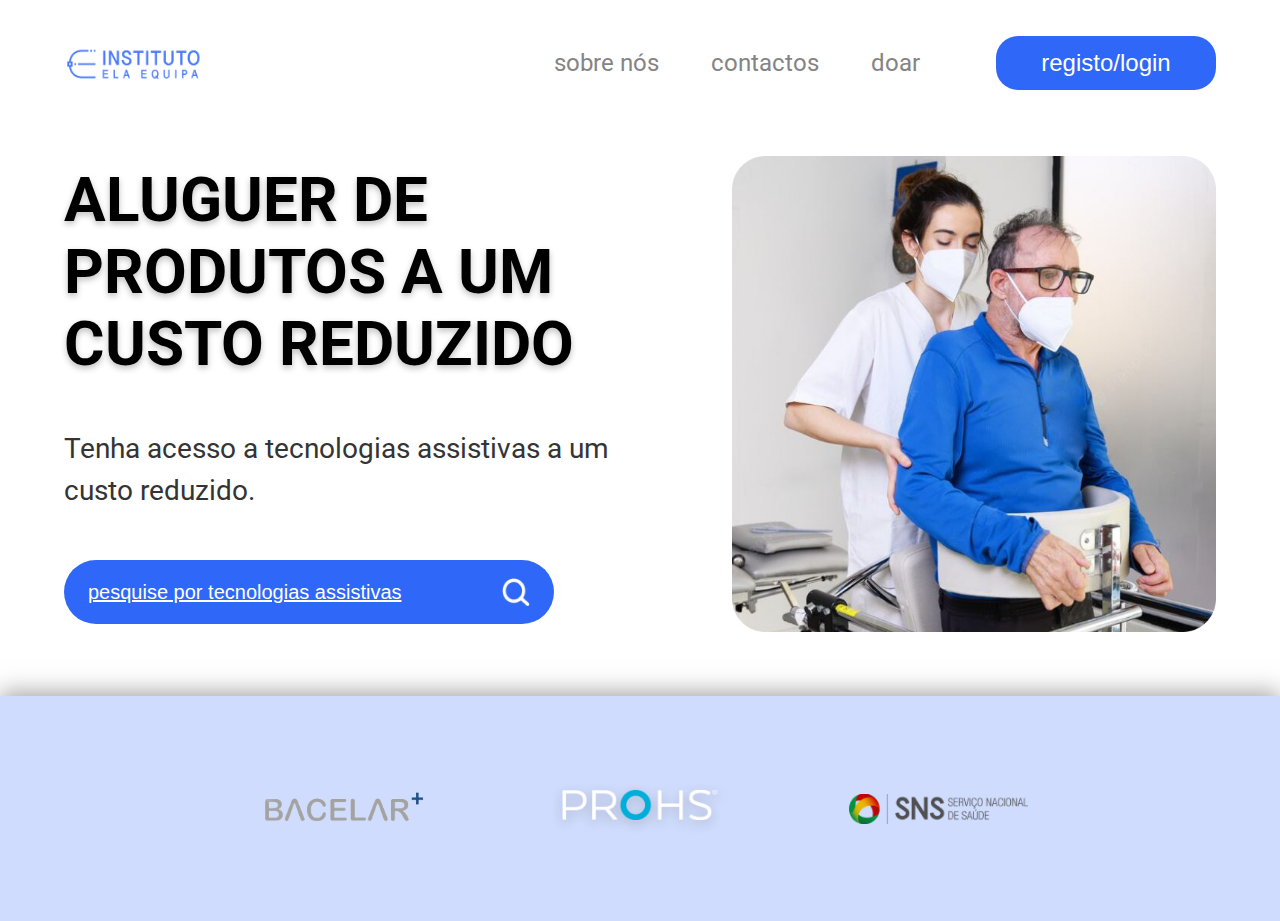
<file: index.html>
<!DOCTYPE html>
<html lang="pt">
<head>
    <meta charset="UTF-8">
    <meta name="viewport" content="width=device-width, initial-scale=1.0">
    <link rel="stylesheet" href="styles.css">
    <title>Instituto ELA Equipa</title>
</head>

<body>
    <header>
        <div>
            <a href="./index.html"><img src="./img/logo.png" alt="logo Instituto ELA Equipa"></a>
        
            <nav>
                <a href="./about.html">Sobre nós</a>
                <a href="./contacts.html">Contactos</a>
                <a href="./donate.html">Doar</a>
                <button id="login" class="primary">Registo/Login</button>
            </nav>

        </div>
        
    </header>


    <section id="landing">
        <div>
            <h1>Aluguer de produtos a um custo reduzido</h1>
            <h2>Tenha acesso a tecnologias assistivas a um <br> custo reduzido.</h2>
        
            <button onclick="window.location.href='./search.html'">
                Pesquise por tecnologias assistivas
                <img src="./img/search_icon.png" alt="ícone de pesquisa">
            </button>
        </div>
        
        <img src="./img/landing_image.png" alt="enfermeira presta ajuda um senhor a colocar-se de pé com apoio de uma tecnologia assistiva">

    </section>

    <footer>
        <div>
            <img src="./img/apoio1.png" alt="Bacelar - entidade apoiante">
            <img src="./img/apoio2.png" alt="PROHS - entidade apoiante">
            <img src="./img/apoio3.png" alt="SNS - entidade apoiante">
        </div>
    </footer>
</body>
</file>
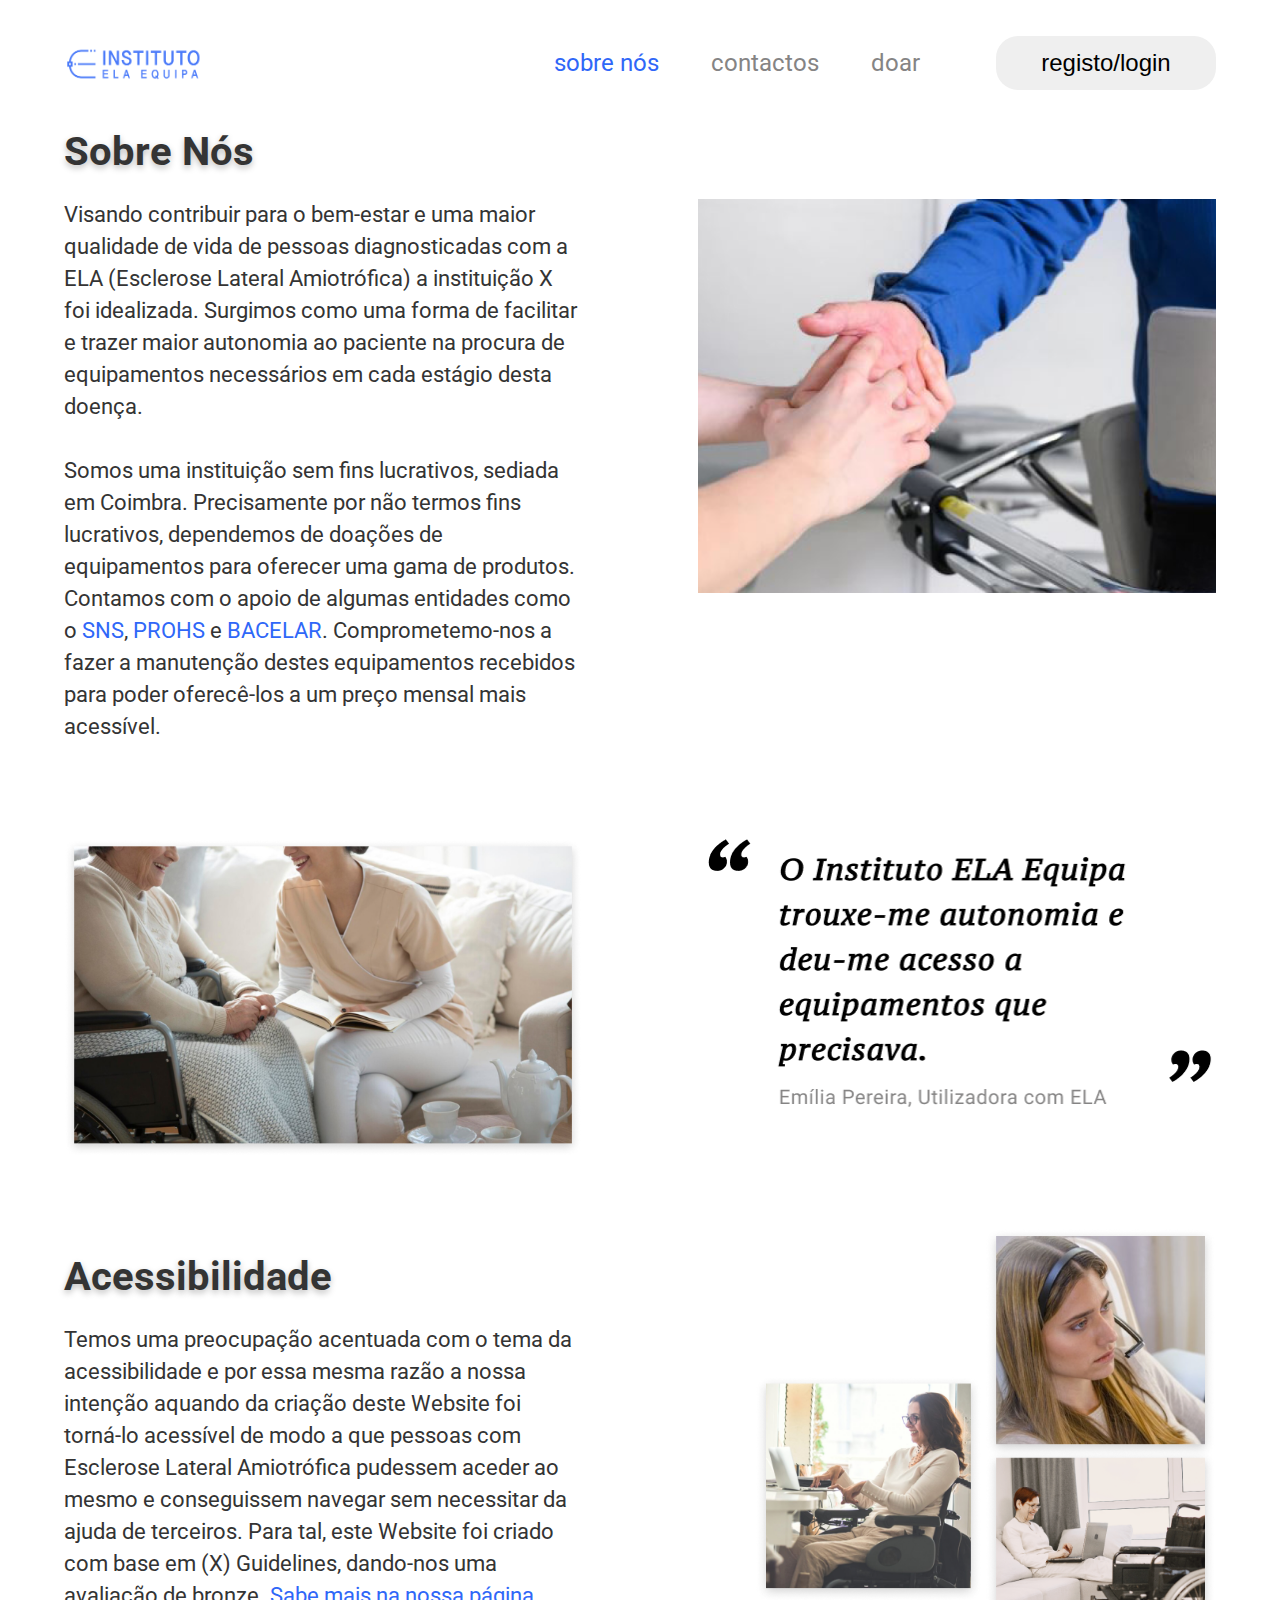
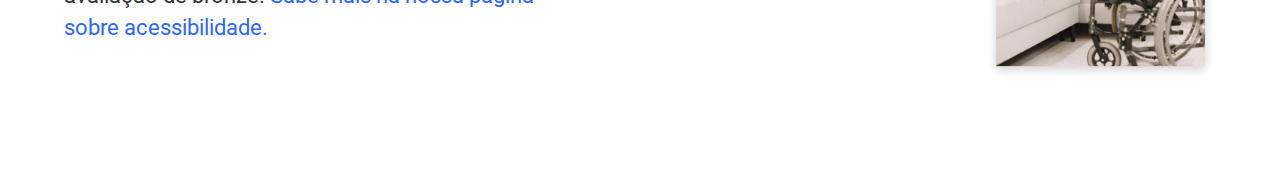
<file: about.html>
<!DOCTYPE html>
<html lang="pt">
<head>
    <meta charset="UTF-8">
    <meta name="viewport" content="width=device-width, initial-scale=1.0">
    <link rel="stylesheet" href="styles.css">
    <title>Sobre Nós - Instituto ELA Equipa</title>
</head>

<body>
    <header>
        <a href="./index.html"><img src="./img/logo.png" alt="logo Instituto ELA Equipa"></a>
        
        <nav>
            <a class="current" href="./about.html">Sobre nós</a>
            <a href="./contacts.html">Contactos</a>
            <a href="./donate.html">Doar</a>
            <button id="login">Registo/Login</button>
        </nav>
    </header>

    <section id="about_us">
        <h3>Sobre Nós</h3>

        <div>
            <p>
                Visando contribuir para o bem-estar e uma maior qualidade de vida de pessoas diagnosticadas com a ELA (Esclerose Lateral Amiotrófica) a instituição X foi idealizada. 
                Surgimos como uma forma de facilitar e trazer maior autonomia ao paciente na procura de equipamentos necessários em cada estágio desta doença.
                <br>
                <br>
                Somos uma instituição sem fins lucrativos, sediada em Coimbra. Precisamente por não termos fins lucrativos, dependemos de doações de equipamentos para oferecer uma gama de produtos. 
                Contamos com o apoio de algumas entidades como o <a class="link" href="https://www.sns.gov.pt" target="_blank">SNS</a>, <a class="link" href="https://www.prohs.pt/" target="_blank">PROHS</a> e 
                <a class="link" href="https://www.bacelar.pt" target="_blank">BACELAR</a>. Comprometemo-nos a fazer a manutenção destes equipamentos recebidos para poder oferecê-los a um preço mensal mais acessível.
            </p>
    
            <img src="./img/aboutus1.png">
        </div>

        <div>
            <img src="./img/aboutus2.png">

            <img src="./img/testemunho.png">
        </div>
        
        <h3>Acessibilidade</h3>
        <div>
            <p>
                Temos uma preocupação acentuada com o tema da acessibilidade e por essa mesma razão a nossa intenção aquando da criação deste Website foi torná-lo acessível de modo a que pessoas com Esclerose Lateral 
                Amiotrófica pudessem aceder ao mesmo e conseguissem navegar sem necessitar da ajuda de terceiros. Para tal, este Website foi criado com base em (X) Guidelines, dando-nos uma avaliação de bronze. 
                <a class="link" href="./acessibilidade.html">Sabe mais na nossa página sobre acessibilidade.</a>
            </p>
            <img src="./img/aboutus3.png" style="width: 40%; height: 40%; margin-top: -96px;">
        </div>   
    </section>
</body>
</file>
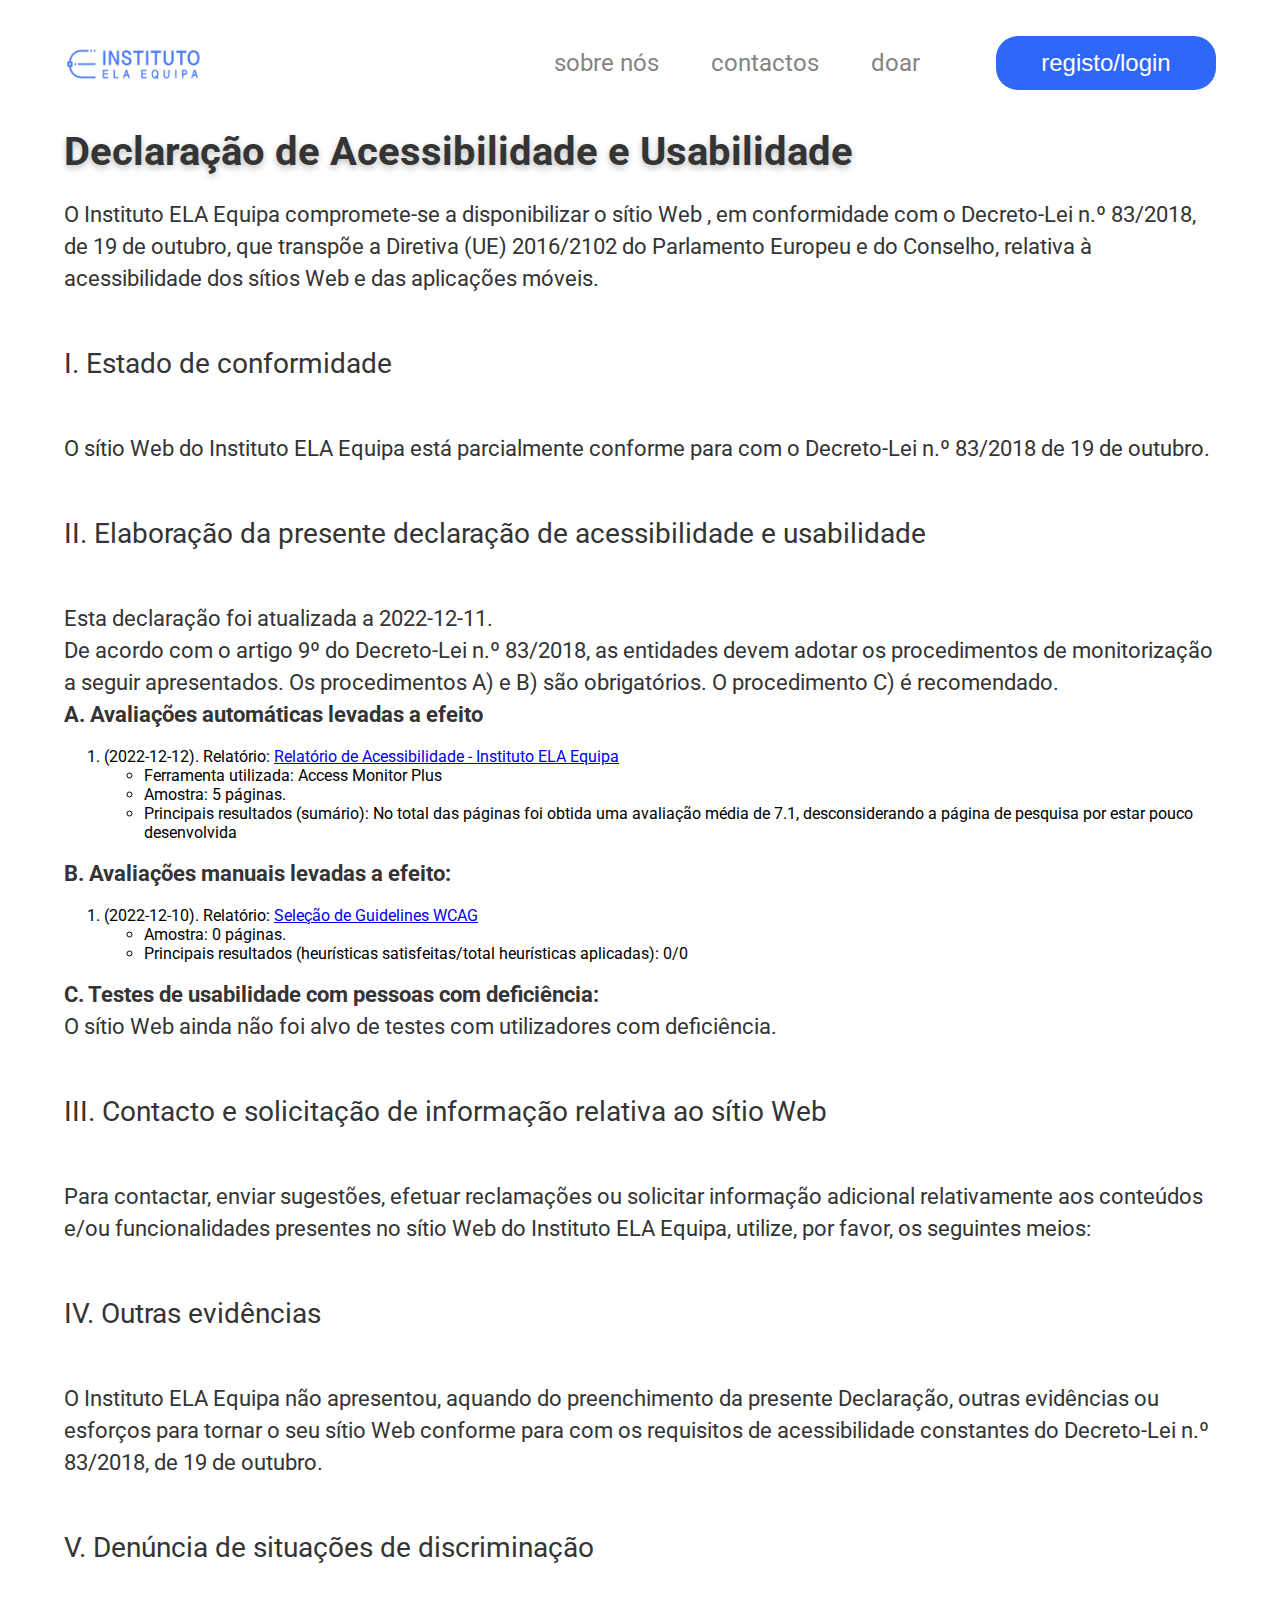
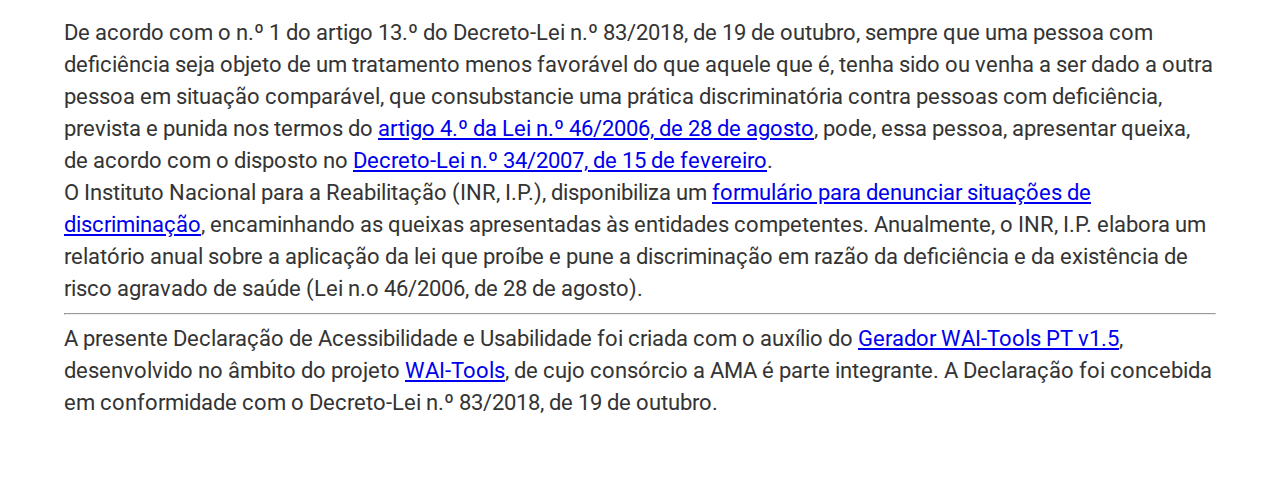
<file: acessibilidade.html>
<!DOCTYPE html>
<html lang="pt">
<head>
    <meta charset="UTF-8">
    <meta name="viewport" content="width=device-width, initial-scale=1.0">
    <link rel="stylesheet" href="styles.css">
    <title>Acessibilidade - Instituto ELA Equipa</title>
</head>

<body>
    <header>
        <a href="./index.html"><img src="./img/logo.png" alt="logo Instituto ELA Equipa"></a>
        
        <nav>
            <a href="./about.html">Sobre nós</a>
            <a href="./contacts.html">Contactos</a>
            <a href="./donate.html">Doar</a>
            <button id="login" class="primary">Registo/Login</button>
        </nav>
    </header>

    <section>
        <h3>Declaração de Acessibilidade e Usabilidade</h3>
        <p>
            <span class="mr mr-e-intro"><span>O</span></span>
            <span class="mr mr-e-name"><span>Instituto ELA Equipa</span></span>
            compromete-se a disponibilizar
            <span class="mr mr-t-type"><span class="target-type">o sítio Web</span></span>
            <a href="https://anasofia28.github.io/adu-als/" class="siteurl"><span class="mr mr-t-desc"><span class="target-name"></span></span></a>, 
            em conformidade com o Decreto-Lei n.º 83/2018, de 19 de
            outubro, que transpõe a Diretiva (UE) 2016/2102 do
            Parlamento Europeu e do Conselho, relativa à
            acessibilidade dos sítios Web e das aplicações móveis.
        </p>
        <h2 id="n1">I. Estado de conformidade</h2>
        <p class="capFL">
            <span class="target-type">O sítio Web</span>
            <a href="https://anasofia28.github.io/adu-als/" class="siteurl"><span class="target-name"></span></a>
            d<span data-printfilter="lowerfirst" class="lowFL">o</span>
            <span>Instituto ELA Equipa</span> está
            <span class="mr mr-conformance-status"><span class="conformance-output">parcialmente conforme</span></span>
            para com o Decreto-Lei n.º 83/2018 de 19 de outubro.
        </p>
        <h2 id="n2">
            II. Elaboração da presente declaração de acessibilidade e
            usabilidade
        </h2>
        <p>
            Esta declaração foi atualizada a
            <span class="mr mr-date"><span>2022-12-11</span></span>.
        </p>
        <p>
            De acordo com o artigo 9º do Decreto-Lei n.º 83/2018, as entidades
            devem adotar os procedimentos de monitorização a seguir
            apresentados. Os procedimentos A) e B) são obrigatórios. O
            procedimento C) é recomendado.
        </p>
        <p>
            <strong>A. Avaliações automáticas levadas a efeito</strong>
        </p>
        <div class="mr mr-automatic-summary"><ol><li>(2022-12-12). Relatório: <a href="https://accessmonitor.acessibilidade.gov.pt/results/https:%2F%2Fanasofia28.github.io%2Fadu-als%2F ">Relatório de Acessibilidade - Instituto ELA Equipa</a><ul><li>Ferramenta utilizada: Access Monitor Plus</li><li>Amostra: 5 páginas.</li><li>Principais resultados (sumário): No total das páginas foi obtida uma avaliação média de 7.1, desconsiderando a página de pesquisa por estar pouco desenvolvida</li></ul></li></ol></div>
        <p>
            <strong>B. Avaliações manuais levadas a efeito:</strong>
        </p>
        <div class="mr mr-manual-summary"><ol><li>(2022-12-10). Relatório: <a target="_blank" href="./guideline_selection.pdf">Seleção de Guidelines WCAG</a><ul><li>Amostra: 0 páginas.</li><li>Principais resultados (heurísticas satisfeitas/total heurísticas aplicadas): 0/0</li></ul></li></ol></div>
        <p>
                <strong>C. Testes de usabilidade com pessoas com
                deficiência:</strong>
        </p>
        <p class="capFL"><span class="target-type">O sítio Web</span> ainda não foi alvo de testes com
                utilizadores com deficiência.
        </p>
        <h2 id="n3">
            III. Contacto e solicitação de informação relativa
            <span class="target-type nType">ao sítio Web</span>
        </h2>
        <p>
            Para contactar, enviar sugestões, efetuar reclamações ou
            solicitar informação adicional relativamente aos conteúdos
            e/ou funcionalidades presentes n<span class="target-type">o sítio Web</span>
            d<span data-printfilter="lowerfirst" class="lowFL">o</span>
            <span>Instituto ELA Equipa</span>, utilize, por
            favor, os seguintes meios:
        </p>
        <h2 id="n4">
            IV. Outras evidências<!-- / esforços para tornar os conteúdos
                            mais acessíveis e mais usáveis-->
        </h2>
        <div></div>
        <p><span id="accstmnt_seal_summary_empty">
                                                            <span>O</span>
                <span>Instituto ELA Equipa</span> não apresentou,
                aquando do preenchimento da presente Declaração,
                outras evidências ou esforços para tornar o seu sítio
                Web conforme para com os requisitos de acessibilidade
                constantes do Decreto-Lei n.º 83/2018, de 19 de outubro.
                                                    </span></p>
        <h2 id="n5">
            V. Denúncia de situações de discriminação
        </h2>
        <p>
            De acordo com o n.º 1 do artigo 13.º do Decreto-Lei n.º 83/2018, de
            19 de outubro, sempre que uma pessoa com deficiência seja
            objeto de um tratamento menos favorável do que aquele que
            é, tenha sido ou venha a ser dado a outra pessoa em
            situação comparável, que consubstancie uma prática
            discriminatória contra pessoas com deficiência, prevista e
            punida nos termos do
            <a href="http://data.dre.pt/eli/lei/46/2006/08/28/p/dre/pt/html">artigo 4.º da Lei n.º 46/2006, de 28 de agosto</a>, pode, essa pessoa, apresentar queixa, de acordo com o
            disposto no
            <a href="https://data.dre.pt/eli/dec-lei/34/2007/02/15/p/dre/pt/html">Decreto-Lei n.º 34/2007, de 15 de fevereiro</a>.
        </p>
        <p>
            O Instituto Nacional para a Reabilitação (INR, I.P.),
            disponibiliza um
            <a href="http://www.inr.pt/resultados-de-pesquisa/-/journal_content/56/11309/45065?p_p_auth=wje2GjQi">formulário para denunciar situações de discriminação</a>, encaminhando as queixas apresentadas às entidades
            competentes. Anualmente, o INR, I.P. elabora um relatório
            anual sobre a aplicação da lei que proíbe e pune a
            discriminação em razão da deficiência e da existência de
            risco agravado de saúde (Lei n.o 46/2006, de 28 de
            agosto).
        </p>
        <hr aria-hidden="true">
        <p>
            A presente Declaração de Acessibilidade e Usabilidade foi
            criada com o auxílio do
            <a href="https://www.acessibilidade.gov.pt/gerador">Gerador WAI-Tools PT v1.5</a>, desenvolvido no âmbito do projeto
            <a href="https://w3.org/WAI/Tools">WAI-Tools</a>, de cujo
            consórcio a AMA é parte integrante. A Declaração foi
            concebida em conformidade com o Decreto-Lei n.º 83/2018, de 19 de
            outubro.
        </p>
    </section>
</body>
</file>
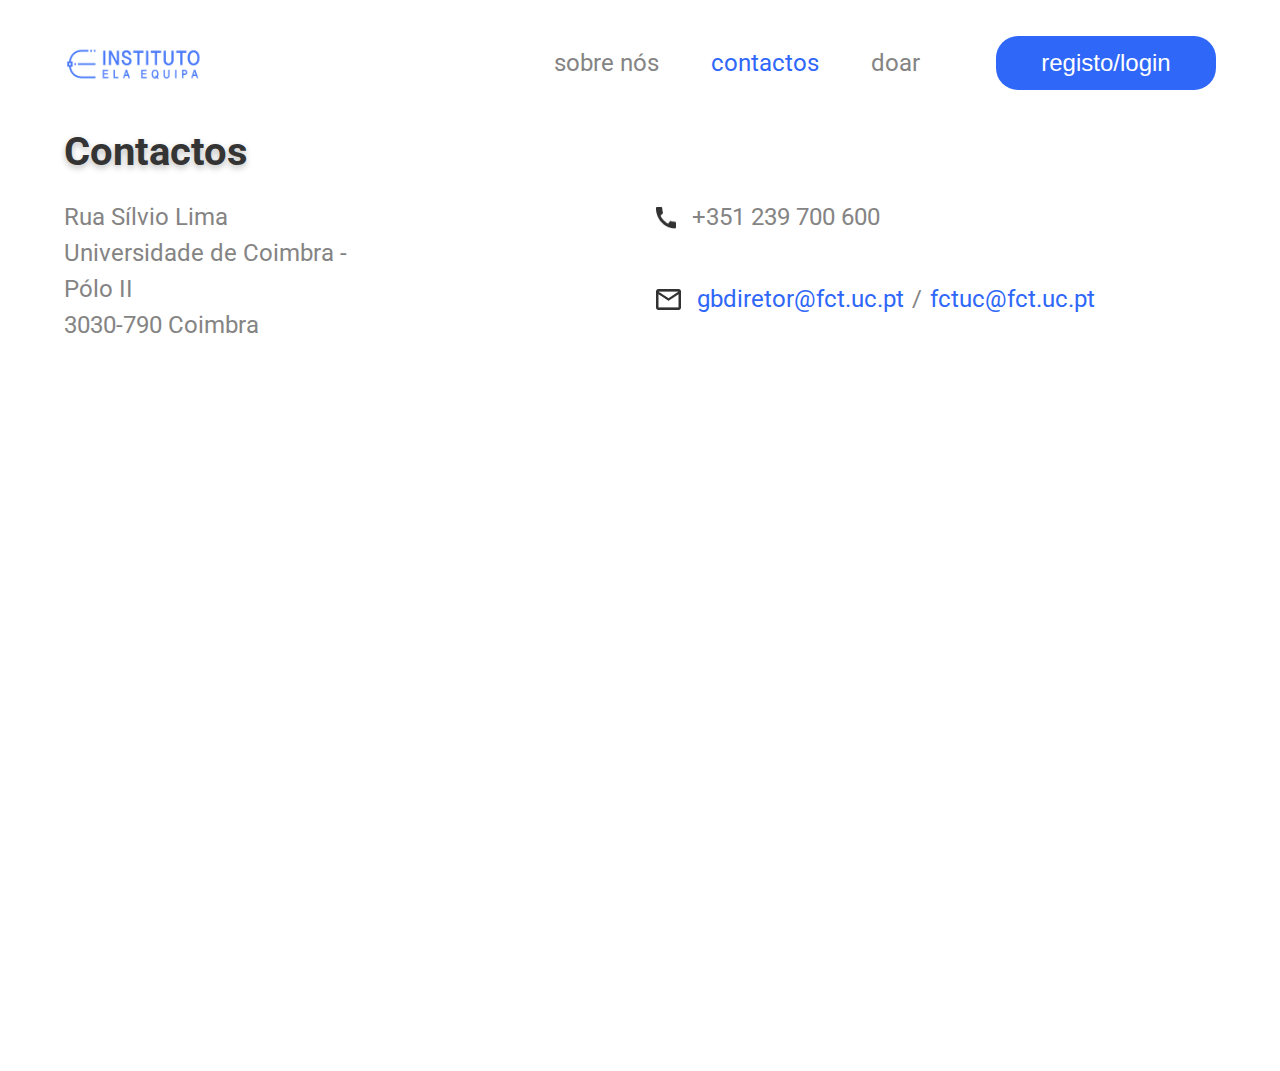
<file: contacts.html>
<!DOCTYPE html>
<html lang="pt">
<head>
    <meta charset="UTF-8">
    <meta name="viewport" content="width=device-width, initial-scale=1.0">
    <link rel="stylesheet" href="styles.css">
    <title>Contactos - Instituto ELA Equipa</title>
</head>

<body>
    <header>
        <a href="./index.html"><img src="./img/logo.png" alt="logo Instituto ELA Equipa"></a>
        
        <nav>
            <a href="./about.html">Sobre nós</a>
            <a class="current" href="./contacts.html">Contactos</a>
            <a href="./donate.html">Doar</a>
            <button id="login" class="primary">Registo/Login</button>
        </nav>
    </header>

    <section id="contacts">
        <h3>Contactos</h3>

        <div>
            <div>
                <p>Rua Sílvio Lima</p><br>
                <p>Universidade de Coimbra - Pólo II</p><br>
                <p>3030-790 Coimbra</p>
            </div>

            <div>
                <div >
                    <img src="./img/phone_icon.png" width="20px" height="22px" alt="ícone de um telefone">
                    <p>+351 239 700 600</p>
                </div>
                <br>
                <br>
                <br>
                <div>
                    <img src="./img/mail_icon.png" width="25px" height="21px" alt="ícone de um envelope">
                    <p><a class="link" href="mailto: gbdiretor@fct.uc.pt">gbdiretor@fct.uc.pt</a></p>
                    <p style="padding: 0 8px;">/</p> 
                    <p><a class="link" href="mailto: fctuc@fct.uc.pt">fctuc@fct.uc.pt</a></p>
                </div>
            </div>
        </div>

        <iframe src="https://www.google.com/maps/embed?pb=!1m18!1m12!1m3!1d1417.0332531391882!2d-8.416985098642147!3d40.18631033395174!2m3!1f0!2f0!3f0!3m2!1i1024!2i768!4f13.1!3m3!1m2!1s0xd22f9952aaf6517%3A0xd3822ec1d359eb52!2sDEI%20-%20Department%20of%20Informatics%20Engineering%20-%20FCTUC!5e0!3m2!1sen!2spt!4v1670689609919!5m2!1sen!2spt" allowfullscreen="" loading="lazy" referrerpolicy="no-referrer-when-downgrade"
        alt="mapa com a localização do Instituto ELA Equipa"></iframe>
    </section>
</body>
</file>
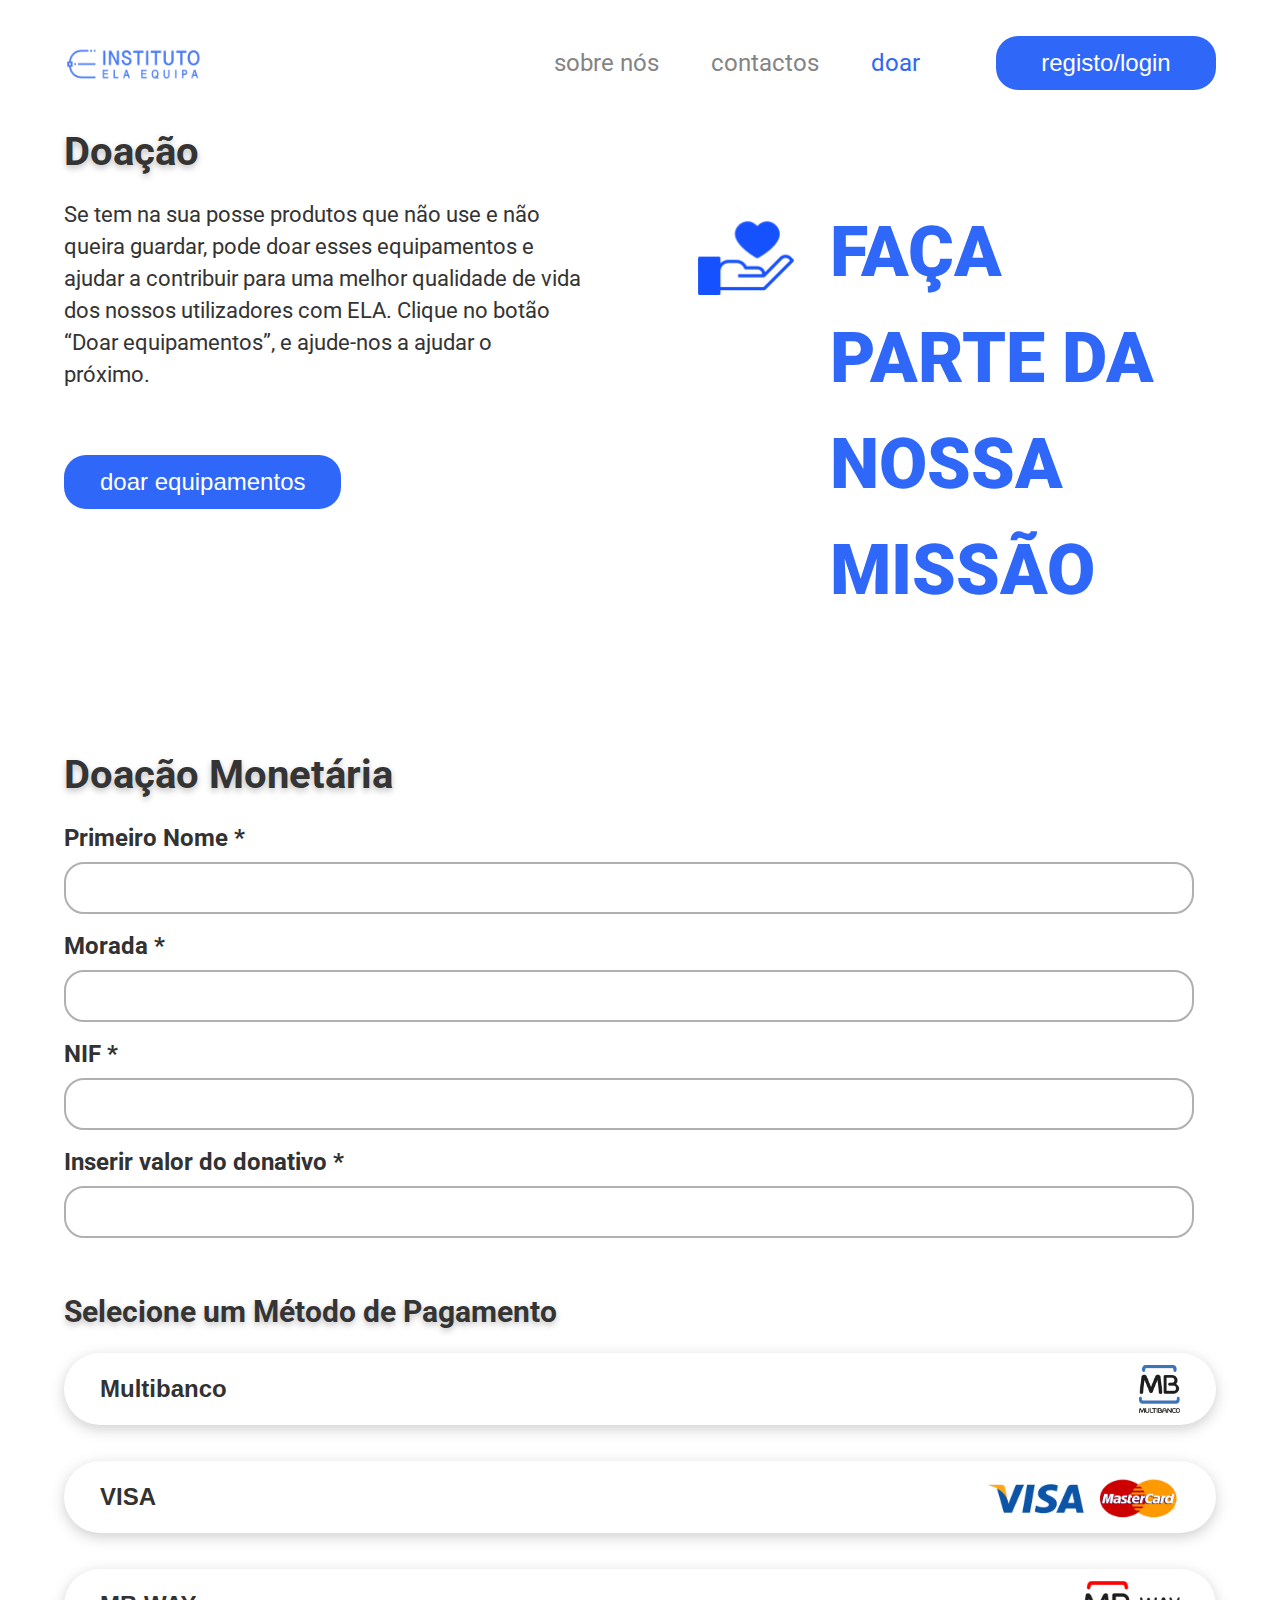
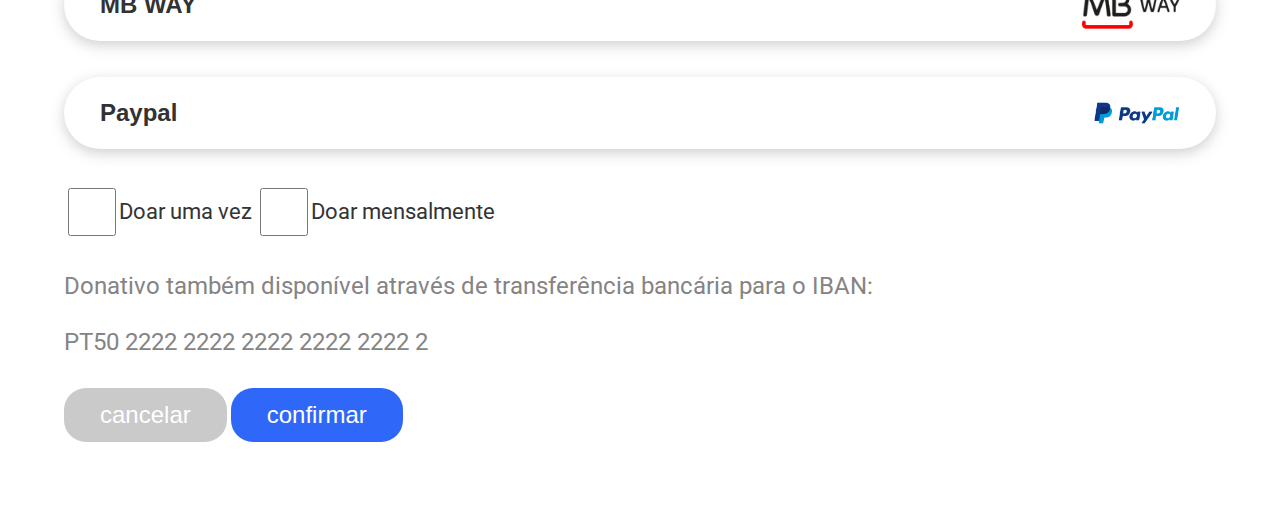
<file: donate.html>
<!DOCTYPE html>
<html lang="pt">
<head>
    <meta charset="UTF-8">
    <meta name="viewport" content="width=device-width, initial-scale=1.0">
    <link rel="stylesheet" href="styles.css">
    <title>Doar - Instituto ELA Equipa</title>
</head>

<body>
    <header>
        <a href="./index.html"><img src="./img/logo.png" alt="logo Instituto ELA Equipa"></a>
        
        <nav>
            <a href="./about.html">Sobre nós</a>
            <a href="./contacts.html">Contactos</a>
            <a class="current" href="./donate.html">Doar</a>
            <button id="login" class="primary">Registo/Login</button>
        </nav>
    </header>


    <section id="donation">
        <h3>Doação</h3>
        <div class="container">
            <div>
                <p>
                    Se tem na sua posse produtos que não use e não queira guardar, pode doar esses equipamentos e ajudar a contribuir para uma melhor qualidade 
                    de vida dos nossos utilizadores com ELA. Clique no botão “Doar equipamentos”, e ajude-nos a ajudar o próximo.
                </p>
                <button class="primary" onclick="window.location.href='./donate_form.html'">Doar equipamentos</button>
            </div>
    
            <div id="mission">
                <img src="./img/solidarity.png">
                <h6>Faça Parte da Nossa Missão</h6>
            </div>
        </div>        
    </section>

    <section id="money_donation">
        <h3>Doação Monetária</h3>
        <div>
            <label for="name">Primeiro Nome *</label><br>
            <input name="name" type="text"><br>

            <label for="address">Morada *</label><br>
            <input name="address" type="text"><br>

            <label for="nif">NIF *</label><br>
            <input name="nif" type="tel"><br>


            <label for="money_value">Inserir valor do donativo *</label><br>
            <input name="money_value" type="number"><br>
        </div>

        <h4>Selecione um Método de Pagamento</h4>
        <div>
            <button class="payment_type">
                Multibanco
                <img src="./img/mb.png" alt="logo multibanco">
            </button>
            <button class="payment_type">
                VISA
                <img src="./img/visa.png" alt="logo VISA">
            </button>
            <button class="payment_type">
                MB WAY
                <img src="./img/mbway.png" alt="logo mbway">
            </button>
            <button class="payment_type">
                Paypal
                <img src="./img/paypal.png" alt="logo paypal">
            </button>

            <div>
                <div class="donate_checkbox">
                    <input id="donate_once" name="donate_once" type="checkbox">
                    <p>Doar uma vez</p>
                </div>
                <div class="donate_checkbox">
                    <input id="donate_monthly" name="donate_monthly" type="checkbox">
                    <p>Doar mensalmente</p>
                </div>

                <p class="caption">
                    Donativo também disponível através de transferência bancária para o IBAN:
                    <br>
                    <br>
                    PT50 2222 2222 2222 2222 2222 2
                </p>
            </div>

            <div>
                <button class="secondary">cancelar</button>
                <button class="primary">confirmar</button>
            </div>
        </div>  
    </section>
</body>
</file>
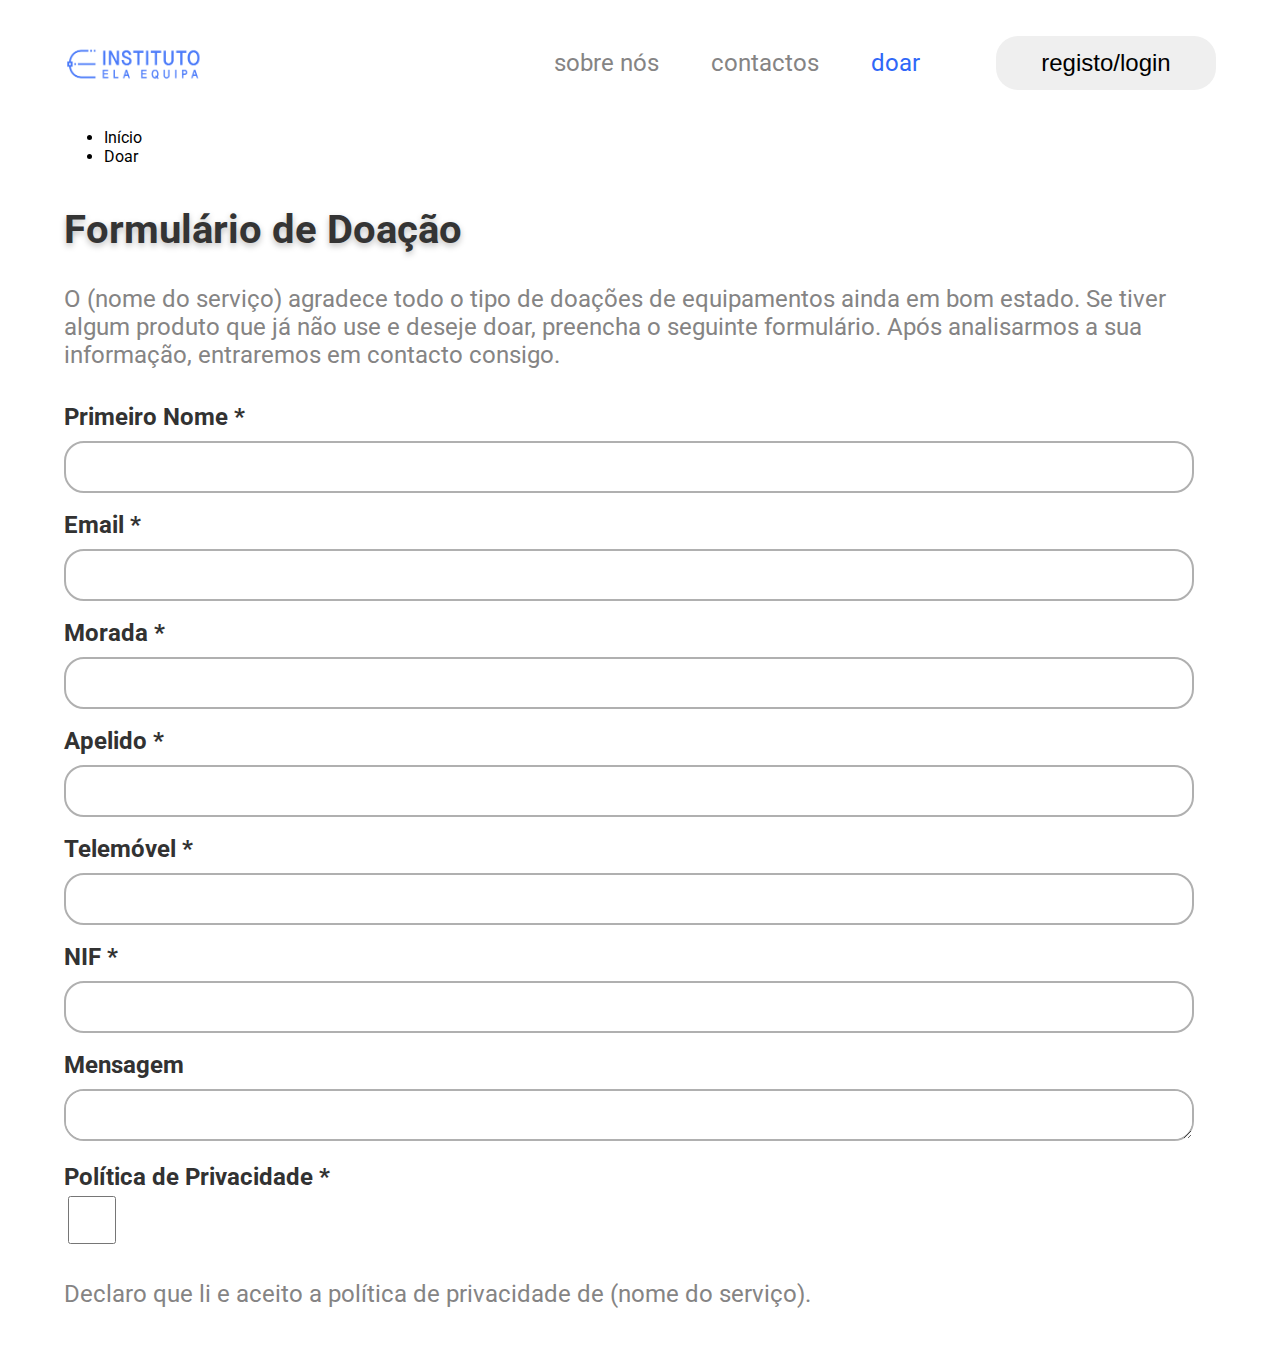
<file: donate_form.html>
<!DOCTYPE html>
<html lang="pt">
<head>
    <meta charset="UTF-8">
    <meta name="viewport" content="width=device-width, initial-scale=1.0">
    <link rel="stylesheet" href="styles.css">
    <title>Doar - Instituto ELA Equipa</title>
</head>

<body>
    <header>
        <a href="./index.html"><img src="./img/logo.png" alt="logo Instituto ELA Equipa"></a>
        
        <nav>
            <a href="./about.html">Sobre nós</a>
            <a href="./contacts.html">Contactos</a>
            <a class="current" href="./donate.html">Doar</a>
            <button id="login">Registo/Login</button>
        </nav>
    </header>

    <section>
        <ul>
            <li>Início</li>
            <li>Doar</li> 
        </ul>

        <h3>Formulário de Doação</h3>
        <p class="caption">
            O (nome do serviço) agradece todo o tipo de doações de equipamentos ainda em bom estado. 
            Se tiver algum produto que já não use e deseje doar, preencha o seguinte formulário. 
            Após analisarmos a sua informação, entraremos em contacto consigo.
        </p>

        <form>
            <div id="user_data">
                <div>
                    <label for="first_name">Primeiro Nome *</label><br>
                    <input name="first_name" type="text"><br>
    
                    <label for="email">Email *</label><br>
                    <input name="email" type="email"><br>
    
                    <label for="address">Morada *</label><br>
                    <input name="address" type="text"><br>
                </div>
    
                <div>
                    <label for="last_name">Apelido *</label><br>
                    <input name="last_name" type="text"><br>
    
                    <label for="phone">Telemóvel *</label><br>
                    <input name="phone" type="tel"><br>
    
                    <label for="nif">NIF *</label><br>
                    <input name="nif" type="tel"><br>
                </div> 
            </div>
              
          
            <div id="form_bottom">
                <label for="message">Mensagem</label><br>
                <textarea name="message"></textarea>
    
                <label for="privacy_policy">Política de Privacidade *</label><br>
                <div>
                    <input id="privacy_policy" name="privacy_policy" type="checkbox">
                    <p class="caption">Declaro que li e aceito a política de privacidade de (nome do serviço).</p>
                </div>
            </div>
            
       </form>
        

    </section>
</body>
</file>
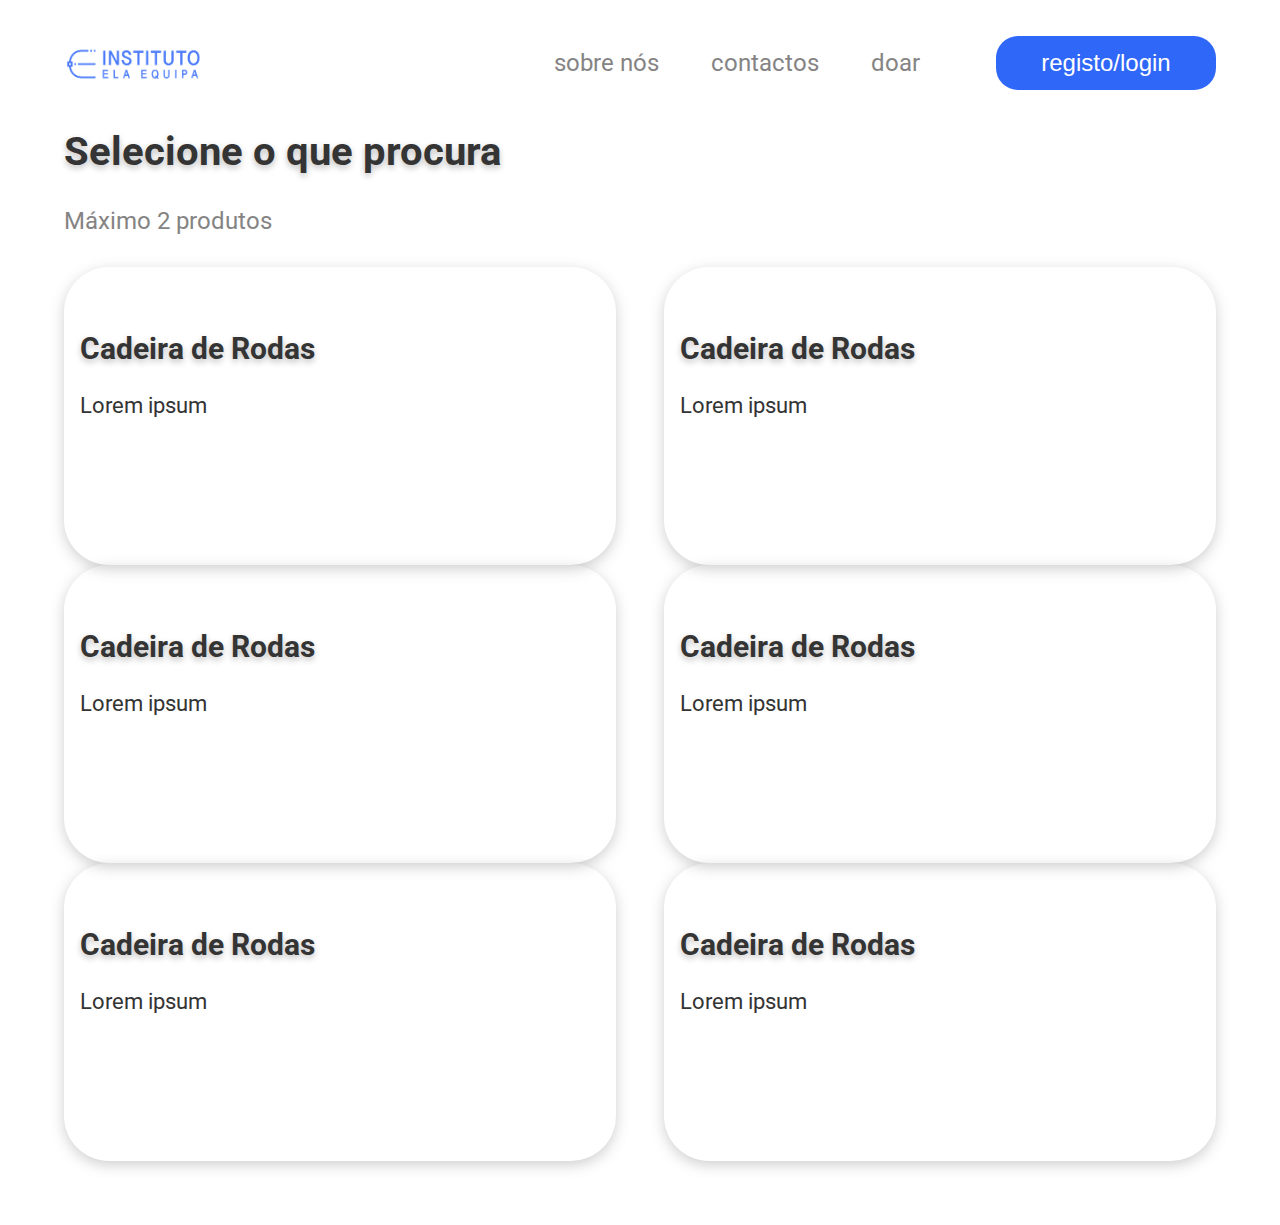
<file: search.html>
<!DOCTYPE html>
<html lang="pt">
<head>
    <meta charset="UTF-8">
    <meta name="viewport" content="width=device-width, initial-scale=1.0">
    <link rel="stylesheet" href="styles.css">
    <title>Pesquisa - Instituto ELA Equipa</title>
</head>

<body>
    <header>
        <a href="./index.html"><img src="./img/logo.png" alt="logo Instituto ELA Equipa"></a>
        
        <nav>
            <a href="./about.html">Sobre nós</a>
            <a href="./contacts.html">Contactos</a>
            <a href="./donate.html">Doar</a>
            <button id="login" class="primary">Registo/Login</button>
        </nav>
    </header>

    <section>
        <h3>Selecione o que procura</h3>
        <p class="caption">
            Máximo 2 produtos
        </p>

        <div id="item_list">
            <div class="item_card">
                <h4>Cadeira de Rodas</h4>
                <p>Lorem ipsum</p>
                <img>
            </div>

            <div class="item_card">
                <h4>Cadeira de Rodas</h4>
                <p>Lorem ipsum</p>
                <img>
            </div>

            <div class="item_card">
                <h4>Cadeira de Rodas</h4>
                <p>Lorem ipsum</p>
                <img>
            </div>

            <div class="item_card">
                <h4>Cadeira de Rodas</h4>
                <p>Lorem ipsum</p>
                <img>
            </div>

            <div class="item_card">
                <h4>Cadeira de Rodas</h4>
                <p>Lorem ipsum</p>
                <img>
            </div>

            <div class="item_card">
                <h4>Cadeira de Rodas</h4>
                <p>Lorem ipsum</p>
                <img>
            </div>
        </div>

    </section>

</body>
</file>
<file: styles.css>
@import url("https://fonts.googleapis.com/css2?family=Poppins:ital,wght@0,100;0,200;0,300;0,400;0,500;0,600;0,700;0,800;0,900;1,100;1,200;1,300;1,400;1,500;1,600;1,700;1,800;1,900&family=Roboto:ital,wght@0,100;0,300;0,400;0,500;0,700;0,900;1,100;1,300;1,400;1,500;1,700;1,900&display=swap");
::-webkit-scrollbar {
  display: none;
}

body {
  width: 100%;
  margin: 0;
  font-family: "Roboto";
  background-color: #FFFFFF;
}

h1 {
  font-weight: 700;
  text-transform: uppercase;
  font-size: 62px;
  line-height: 72px;
  text-shadow: 0px 3px 6px rgba(0, 0, 0, 0.25);
  margin: 0;
}

h2 {
  font-size: 28px;
  font-weight: 400;
  line-height: 42px;
  color: #343434;
  margin: 48px 0;
}

h3 {
  font-size: 40px;
  font-weight: 700;
  color: #343434;
  text-shadow: 0px 3px 6px rgba(0, 0, 0, 0.25);
  margin-bottom: 24px;
}

h4 {
  font-size: 30px;
  font-weight: 700;
  color: #343434;
  text-shadow: 0px 3px 6px rgba(0, 0, 0, 0.25);
  margin-bottom: 24px;
}

p {
  font-size: 22px;
  line-height: 32px;
  color: #343434;
  margin: 0;
}
p.caption {
  font-size: 24px;
  line-height: 28px;
  color: #858484;
  margin: 32px 0;
}

a.link {
  text-decoration: none;
  color: #2F67F8;
}
a.current {
  color: #2F67F8;
}

button {
  width: -webkit-fit-content;
  width: -moz-fit-content;
  width: fit-content;
  height: 54px;
  padding: 0 36px;
  border-radius: 22px;
  border: none;
  font-size: 24px;
  line-height: 28px;
  text-transform: lowercase;
  align-items: center;
}
button.primary {
  background: #2F67F8;
  color: white;
}
button.secondary {
  background: rgba(157, 157, 157, 0.5411764706);
  color: white;
}
button.payment_type {
  width: 100%;
  height: 72px;
  display: inline-flex;
  justify-content: space-between;
  background: #FFFFFF;
  border-radius: 45px;
  box-shadow: 0px 4px 14px rgba(97, 97, 97, 0.3);
  margin-bottom: 36px;
  font-weight: 700;
  font-size: 24px;
  color: #323232;
  text-transform: none;
}
button.payment_type img {
  height: 48px;
}

label {
  font-size: 24px;
  font-weight: 700;
  line-height: 32px;
  color: #323232;
}

input:not(input[type=checkbox]), textarea {
  width: 95%;
  height: 16px;
  border-radius: 20px;
  border: 2px solid #B0B0B0;
  padding: 16px;
  margin: 8px 0 16px 0;
  font-size: 24px;
  line-height: 28px;
  color: #858484;
}

input[type=checkbox] {
  width: 48px;
  height: 48px;
  border: 2px solid #9D9D9D;
  border-radius: 4px;
}
input[type=checkbox]:checked {
  background-color: #2F67F8;
}

/*** HEADER/NAV MENU ***/
header {
  width: 100%;
  height: 128px;
  position: fixed;
  top: 0;
  z-index: 1;
  background: #FFFFFF;
}
header img {
  width: 164px;
  position: absolute;
  left: 54px;
  top: 0;
  bottom: 0;
  margin: auto 0;
}
header nav {
  position: absolute;
  right: 64px;
}

nav {
  align-items: center;
  margin-top: 36px;
}
nav a {
  margin: 0 8px;
  padding: 8px 16px;
  font-size: 24px;
  text-decoration: none;
  text-transform: lowercase;
  color: #858484;
}
nav a:hover {
  background: rgba(47, 103, 248, 0.0862745098);
}
nav button {
  width: 220px;
  height: 54px;
  margin-left: 48px;
}

section {
  margin: 128px 64px 64px 64px;
}

/*** LANDING PAGE ***/
section#landing {
  display: flex;
  justify-content: space-between;
  margin-top: 156px;
}
section#landing div {
  width: 50%;
  margin: auto 0;
}
section#landing div button {
  width: 85%;
  height: 64px;
  padding: 16px 24px;
  border-radius: 40px;
  border: none;
  background: #2F67F8;
  display: inline-flex;
  align-items: center;
  justify-content: space-between;
  color: #FFFFFF;
  text-decoration: underline;
  font-weight: 100;
  font-size: 20px;
}
section#landing div button img {
  width: 28px;
  height: 28px;
}
section#landing img {
  width: 42%;
  height: 42%;
}

footer {
  width: 100%;
  min-height: 164px;
  height: 25vh;
  background: rgba(47, 103, 248, 0.231372549);
  box-shadow: 0px -4px 22px rgba(75, 75, 75, 0.5);
  display: flex;
}
footer div {
  width: 70%;
  margin: 0 auto;
  display: flex;
  justify-content: space-around;
}
footer div img {
  width: 20%;
  align-self: center;
}

/*** ABOUT US ***/
section#about_us div {
  display: flex;
  justify-content: space-between;
  margin-bottom: 96px;
}
section#about_us div p {
  width: 45%;
}
section#about_us div img {
  width: 45%;
  height: 45%;
}

/*** CONTACT ***/
section#contacts div {
  display: grid;
  grid-template: auto/repeat(2, 1fr);
  grid-auto-flow: row;
}
section#contacts div div:first-child {
  width: 110%;
}
section#contacts div div div {
  display: inline-flex;
}
section#contacts div div div img {
  padding: 8px 16px 8px;
}
section#contacts div p {
  font-size: 24px;
  line-height: 36px;
  color: #858484;
}
section#contacts iframe {
  border: 0;
  width: 100%;
  height: 612px;
  margin-top: 48px;
}

/*** DONATE ***/
section#donation .container {
  display: flex;
  justify-content: space-between;
}
section#donation .container div {
  width: 45%;
}
section#donation .container p {
  margin-bottom: 64px;
}
section#donation #mission {
  display: inline-flex;
}
section#donation #mission img {
  width: 96px;
  height: 96px;
  margin-right: 36px;
}
section#donation #mission h6 {
  font-size: 70px;
  font-weight: 900;
  line-height: 106px;
  text-transform: uppercase;
  color: #2F67F8;
  margin: 0;
}

section#money_donation .donate_checkbox {
  display: inline-flex;
  align-items: center;
}

/*** DONATE EQUIPMENT ***/
section#equipment_donation form textarea {
  width: 97.5%;
  min-height: 164px;
  height: auto;
  resize: vertical;
}
section#equipment_donation #user_data {
  display: flex;
  justify-content: space-between;
}
section#equipment_donation #user_data div {
  width: 48%;
}
section#equipment_donation #form_bottom div {
  width: 100%;
  display: inline-flex;
}

/*** SEARCH PAGE ***/
#item_list {
  display: grid;
  gap: 0 48px;
  grid-template: auto/repeat(2, 1fr);
  grid-auto-flow: row;
}

.item_card {
  height: 250px;
  padding: 24px 16px;
  border-radius: 45px;
  box-shadow: 0px 4px 14px rgba(97, 97, 97, 0.3);
}/*# sourceMappingURL=styles.css.map */
</file>
